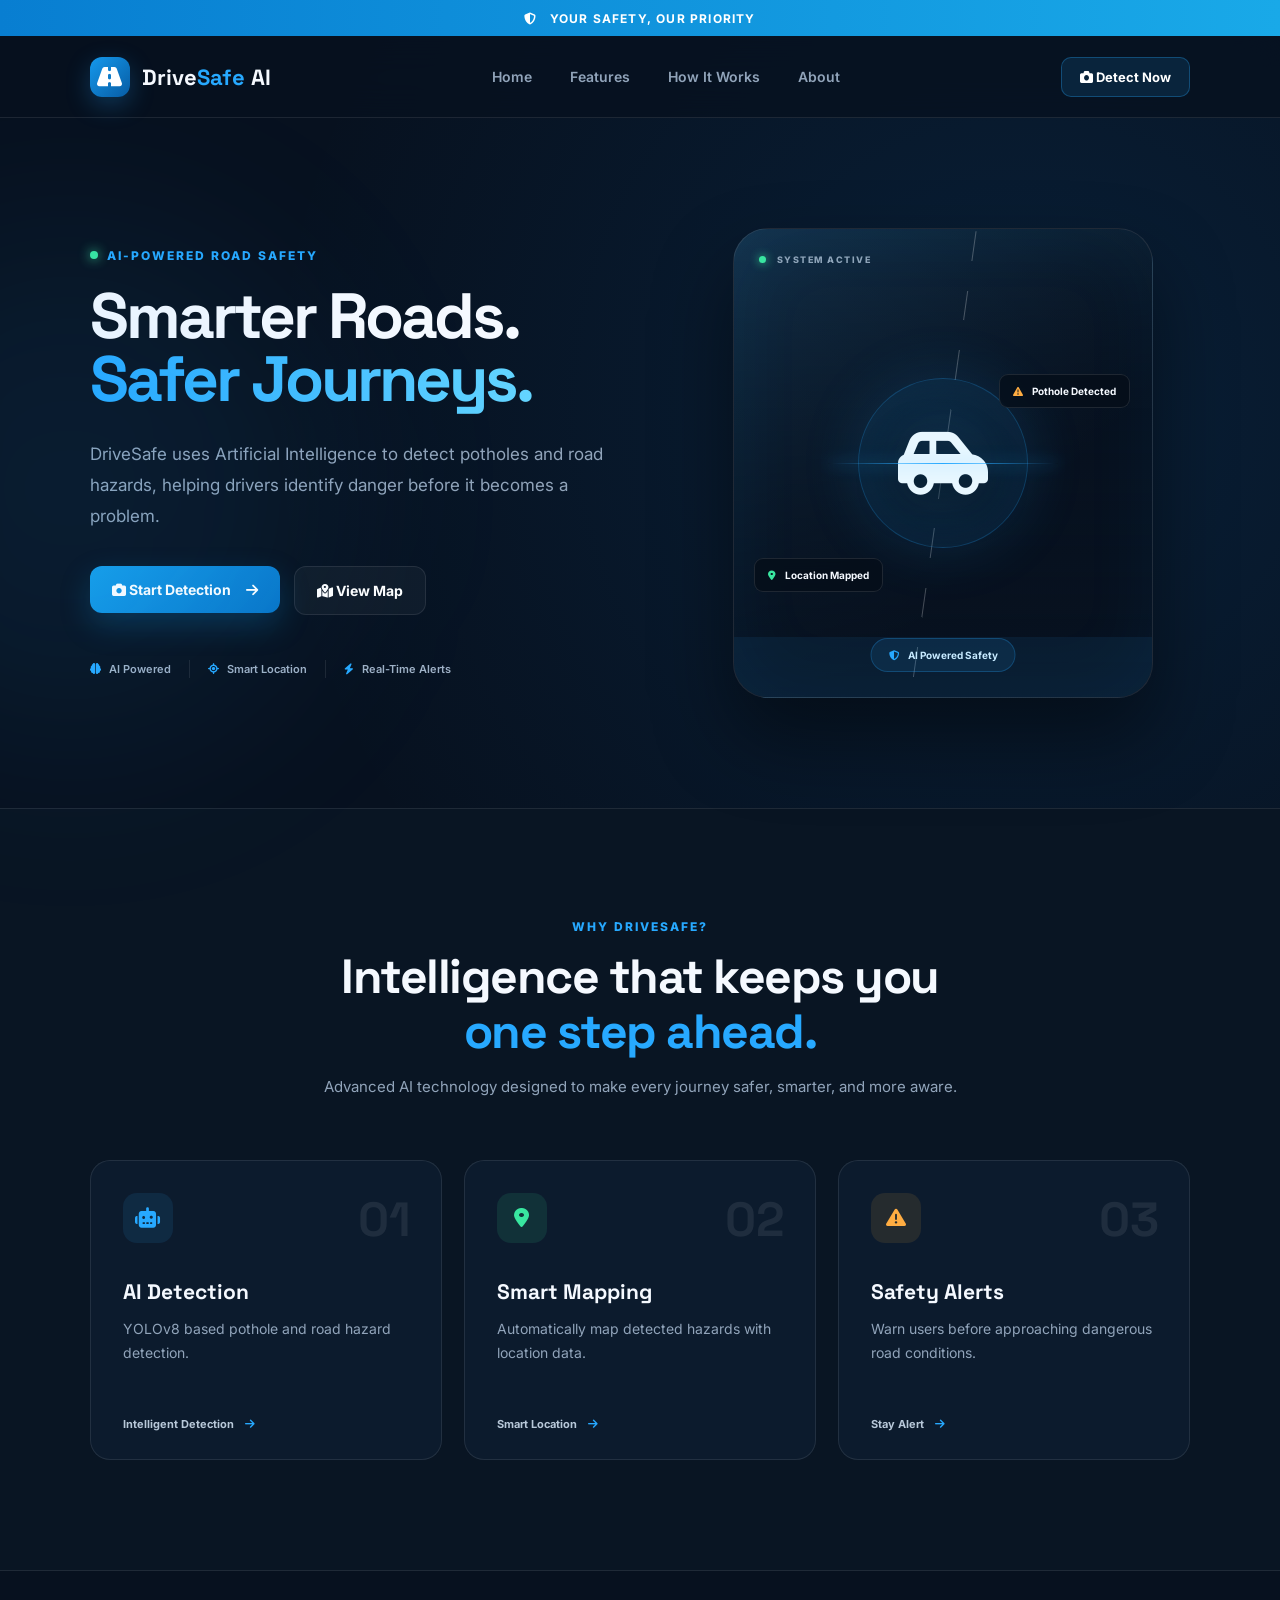
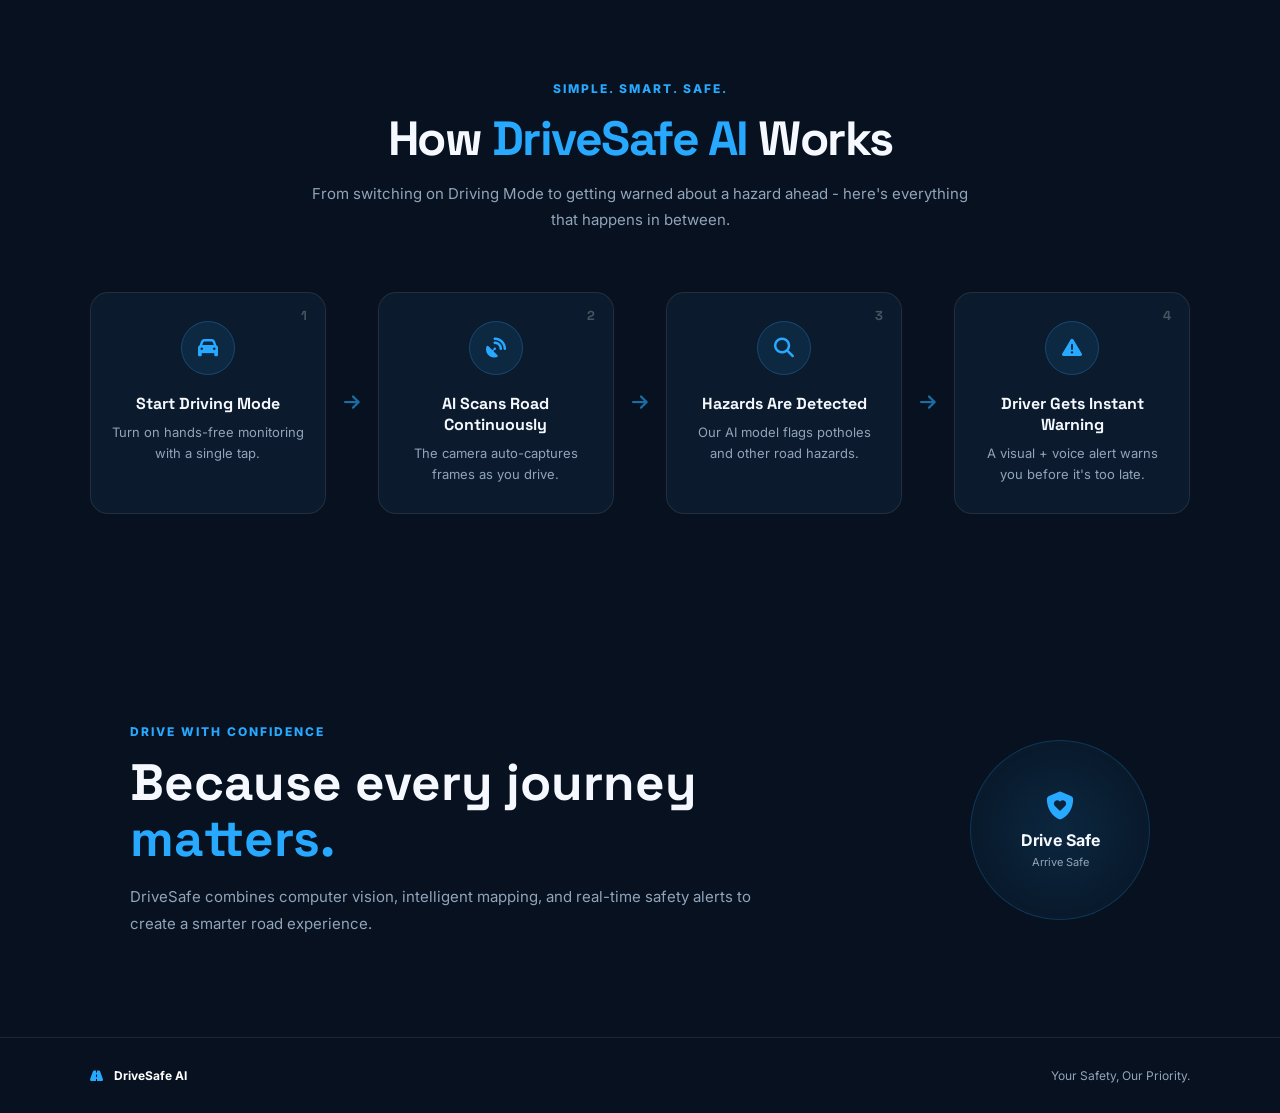
<file: Frontend/index.html>
<!doctype html>
<html lang="en">
  <head>
    <meta charset="UTF-8" />
    <meta name="viewport" content="width=device-width, initial-scale=1.0" />

    <title>DriveSafe AI</title>

    <link rel="stylesheet" href="style.css" />
    <link
      rel="stylesheet"
      href="https://cdnjs.cloudflare.com/ajax/libs/font-awesome/6.5.2/css/all.min.css"
    />
  </head>

  <body>
  

    <div class="top-bar">
      <span>
        <i class="fa-solid fa-shield-halved"></i>
        Your Safety, Our Priority
      </span>
    </div>

   

    <nav>
      <div class="logo">
        <div class="logo-icon">
          <i class="fa-solid fa-road"></i>
        </div>
        <span>Drive<span>Safe</span> AI</span>
      </div>

      <div class="nav-links">
        <a href="#home">Home</a>
        <a href="#features">Features</a>
        <a href="#how-it-works">How It Works</a>
        <a href="#about">About</a>
      </div>

      <a href="detection.html" class="nav-action">
        <i class="fa-solid fa-camera"></i>
        Detect Now
      </a>
    </nav>

   

    <section class="hero" id="home">
      <div class="hero-text">

        <div class="eyebrow">
          <span class="pulse"></span>
          AI-POWERED ROAD SAFETY
        </div>

        <h1>
          Smarter Roads.
          <br />
          <span>Safer Journeys.</span>
        </h1>

        <p>
          DriveSafe uses Artificial Intelligence to detect potholes and road
          hazards, helping drivers identify danger before it becomes a problem.
        </p>

        <div class="buttons">
          <a href="detection.html">
            <button class="primary">
              <i class="fa-solid fa-camera"></i>
              Start Detection
              <i class="fa-solid fa-arrow-right arrow"></i>
            </button>
          </a>
          <a href="map.html" style="text-decoration: none;">
          <button class="secondary">
            <i class="fa-solid fa-map-location-dot"></i>
            View Map
          </button>
        </a>
        </div>

        <div class="trust-row">
          <div class="trust-item">
            <i class="fa-solid fa-brain"></i>
            <span>AI Powered</span>
          </div>

          <div class="divider"></div>

          <div class="trust-item">
            <i class="fa-solid fa-location-crosshairs"></i>
            <span>Smart Location</span>
          </div>

          <div class="divider"></div>

          <div class="trust-item">
            <i class="fa-solid fa-bolt"></i>
            <span>Real-Time Alerts</span>
          </div>
        </div>
      </div>

   

      <div class="hero-image">

        <div class="glow"></div>

        <div class="road-card">
          

          <div class="status">
            <span class="status-dot"></span>
            SYSTEM ACTIVE
          </div>

          <div class="circle">
            <i class="fa-solid fa-car-side"></i>
          </div>

          <div class="scan-line"></div>

          <div class="detection-box box-one">
            <i class="fa-solid fa-triangle-exclamation"></i>
            <span>Pothole Detected</span>
          </div>

          <div class="detection-box box-two">
            <i class="fa-solid fa-location-dot"></i>
            <span>Location Mapped</span>
          </div>

          <div class="ai-tag">
            <i class="fa-solid fa-shield-halved"></i>
            AI Powered Safety
          </div>
        </div>
      </div>
    </section>

   
    <section class="features" id="features">

      <div class="section-heading">
        <div class="mini-label">WHY DRIVESAFE?</div>

        <h2>
          Intelligence that keeps you
          <span>one step ahead.</span>
        </h2>

        <p>
          Advanced AI technology designed to make every journey safer,
          smarter, and more aware.
        </p>
      </div>

      <div class="cards">

        <div class="card">
          <div class="card-icon blue">
            <i class="fa-solid fa-robot"></i>
          </div>

          <div class="card-number">01</div>

          <h3>AI Detection</h3>

          <p>
            YOLOv8 based pothole and road hazard detection.
          </p>

          <div class="card-link">
            Intelligent Detection
            <i class="fa-solid fa-arrow-right"></i>
          </div>
        </div>

        <div class="card">
          <div class="card-icon green">
            <i class="fa-solid fa-location-dot"></i>
          </div>

          <div class="card-number">02</div>

          <h3>Smart Mapping</h3>

          <p>
            Automatically map detected hazards with location data.
          </p>

          <div class="card-link">
            Smart Location
            <i class="fa-solid fa-arrow-right"></i>
          </div>
        </div>

        <div class="card">
          <div class="card-icon orange">
            <i class="fa-solid fa-triangle-exclamation"></i>
          </div>

          <div class="card-number">03</div>

          <h3>Safety Alerts</h3>

          <p>
            Warn users before approaching dangerous road conditions.
          </p>

          <div class="card-link">
            Stay Alert
            <i class="fa-solid fa-arrow-right"></i>
          </div>
        </div>

      </div>
    </section>

  

    <section class="how-it-works" id="how-it-works">

      <div class="section-heading">
        <div class="mini-label">SIMPLE. SMART. SAFE.</div>

        <h2>How <span>DriveSafe AI</span> Works</h2>

        <p>
          From switching on Driving Mode to getting warned about a hazard
          ahead - here's everything that happens in between.
        </p>
      </div>

      <div class="steps-flow">

        <div class="step-card">
          <div class="step-number">1</div>
          <div class="step-icon">
            <i class="fa-solid fa-car"></i>
          </div>
          <h3>Start Driving Mode</h3>
          <p>Turn on hands-free monitoring with a single tap.</p>
        </div>

        <div class="step-arrow">
          <i class="fa-solid fa-arrow-right"></i>
        </div>

        <div class="step-card">
          <div class="step-number">2</div>
          <div class="step-icon">
            <i class="fa-solid fa-satellite-dish"></i>
          </div>
          <h3>AI Scans Road Continuously</h3>
          <p>The camera auto-captures frames as you drive.</p>
        </div>

        <div class="step-arrow">
          <i class="fa-solid fa-arrow-right"></i>
        </div>

        <div class="step-card">
          <div class="step-number">3</div>
          <div class="step-icon">
            <i class="fa-solid fa-magnifying-glass"></i>
          </div>
          <h3>Hazards Are Detected</h3>
          <p>Our AI model flags potholes and other road hazards.</p>
        </div>

        <div class="step-arrow">
          <i class="fa-solid fa-arrow-right"></i>
        </div>

        <div class="step-card">
          <div class="step-number">4</div>
          <div class="step-icon">
            <i class="fa-solid fa-triangle-exclamation"></i>
          </div>
          <h3>Driver Gets Instant Warning</h3>
          <p>A visual + voice alert warns you before it's too late.</p>
        </div>

      </div>
    </section>

 

    <section class="about" id="about">
      <div class="about-content">
        <div class="mini-label">DRIVE WITH CONFIDENCE</div>

        <h2>
          Because every journey
          <span>matters.</span>
        </h2>

        <p>
          DriveSafe combines computer vision, intelligent mapping, and
          real-time safety alerts to create a smarter road experience.
        </p>
      </div>

      <div class="about-badge">
        <i class="fa-solid fa-shield-heart"></i>
        <strong>Drive Safe</strong>
        <span>Arrive Safe</span>
      </div>
    </section>

    <footer>
      <div class="footer-logo">
        <i class="fa-solid fa-road"></i>
        DriveSafe AI
      </div>

      <p>Your Safety, Our Priority.</p>
    </footer>

    <script src="app.js"></script>
  </body>
</html>
</file>
<file: Frontend/style.css>
@import url('https://fonts.googleapis.com/css2?family=Inter:wght@400;500;600;700;800&family=Space+Grotesk:wght@500;600;700&display=swap');

:root {
  --bg: #07111f;
  --bg-light: #0b1829;
  --card: rgba(15, 31, 50, 0.72);
  --white: #f5f9ff;
  --muted: #91a4ba;
  --blue: #27a9ff;
  --blue-dark: #087ed1;
  --green: #39e6a0;
  --orange: #ffad42;
  --border: rgba(255, 255, 255, 0.09);
}

* {
  margin: 0;
  padding: 0;
  box-sizing: border-box;
}

html {
  scroll-behavior: smooth;
}

body {
  font-family: "Inter", sans-serif;
  background:
    radial-gradient(circle at 80% 15%, rgba(20, 135, 230, 0.12), transparent 30%),
    var(--bg);
  color: var(--white);
  overflow-x: hidden;
}

/* TOP BAR */

.top-bar {
  height: 36px;
  display: flex;
  align-items: center;
  justify-content: center;
  background: linear-gradient(90deg, #087ed1, #19a9e8);
  color: white;
  font-size: 12px;
  font-weight: 700;
  letter-spacing: 1.2px;
  text-transform: uppercase;
}

.top-bar i {
  margin-right: 8px;
}



nav {
  height: 82px;
  padding: 0 7%;
  display: flex;
  align-items: center;
  justify-content: space-between;
  border-bottom: 1px solid var(--border);
  background: rgba(7, 17, 31, 0.78);
  backdrop-filter: blur(18px);
  position: sticky;
  top: 0;
  z-index: 100;
}

.logo {
  display: flex;
  align-items: center;
  gap: 12px;
  font-family: "Space Grotesk", sans-serif;
  font-size: 22px;
  font-weight: 700;
}

.logo span span {
  color: var(--blue);
}

.logo-icon {
  width: 40px;
  height: 40px;
  display: grid;
  place-items: center;
  border-radius: 12px;
  color: white;
  background: linear-gradient(135deg, #1599ec, #075ca4);
  box-shadow: 0 8px 25px rgba(39, 169, 255, 0.25);
}

.nav-links {
  display: flex;
  gap: 38px;
}

.nav-links a {
  color: var(--muted);
  text-decoration: none;
  font-size: 14px;
  font-weight: 600;
  transition: 0.25s;
}

.nav-links a:hover {
  color: white;
}

.nav-action {
  text-decoration: none;
  color: white;
  background: rgba(39, 169, 255, 0.12);
  border: 1px solid rgba(39, 169, 255, 0.3);
  padding: 11px 18px;
  border-radius: 10px;
  font-size: 13px;
  font-weight: 700;
  transition: 0.25s;
}

.nav-action:hover {
  background: var(--blue);
  transform: translateY(-2px);
}



.hero {
  min-height: 690px;
  padding: 80px 7%;
  display: grid;
  grid-template-columns: 1.05fr 0.95fr;
  align-items: center;
  gap: 60px;
  position: relative;
}

.hero::before {
  content: "";
  position: absolute;
  width: 500px;
  height: 500px;
  background: rgba(39, 169, 255, 0.08);
  filter: blur(100px);
  border-radius: 50%;
  left: -180px;
  top: 120px;
  pointer-events: none;
}

.eyebrow,
.mini-label {
  color: var(--blue);
  font-size: 12px;
  font-weight: 800;
  letter-spacing: 2px;
}

.eyebrow {
  display: flex;
  align-items: center;
  gap: 9px;
  margin-bottom: 22px;
}

.pulse {
  width: 8px;
  height: 8px;
  background: var(--green);
  border-radius: 50%;
  box-shadow: 0 0 12px var(--green);
}

.hero h1 {
  font-family: "Space Grotesk", sans-serif;
  font-size: clamp(48px, 5vw, 76px);
  line-height: 0.99;
  letter-spacing: -3px;
  margin-bottom: 28px;
}

.hero h1 span {
  color: transparent;
  background: linear-gradient(90deg, #27a9ff, #64d5ff);
  background-clip: text;
  -webkit-background-clip: text;
}

.hero-text > p {
  max-width: 590px;
  color: var(--muted);
  font-size: 17px;
  line-height: 1.8;
  margin-bottom: 35px;
}



.buttons {
  display: flex;
  gap: 14px;
  flex-wrap: wrap;
}

.buttons a {
  text-decoration: none;
}

button {
  font-family: inherit;
  cursor: pointer;
}

.primary,
.secondary {
  border-radius: 12px;
  padding: 15px 22px;
  font-size: 14px;
  font-weight: 700;
  transition: 0.25s;
}

.primary {
  color: white;
  border: none;
  background: linear-gradient(135deg, #159de9, #0875c7);
  box-shadow: 0 12px 30px rgba(13, 139, 216, 0.25);
}

.primary:hover {
  transform: translateY(-3px);
  box-shadow: 0 16px 35px rgba(13, 139, 216, 0.4);
}

.primary .arrow {
  margin-left: 12px;
}

.secondary {
  color: white;
  background: rgba(255, 255, 255, 0.04);
  border: 1px solid var(--border);
}

.secondary:hover {
  background: rgba(255, 255, 255, 0.09);
  transform: translateY(-3px);
}



.trust-row {
  display: flex;
  align-items: center;
  gap: 18px;
  margin-top: 45px;
}

.trust-item {
  display: flex;
  align-items: center;
  gap: 8px;
  color: #9fb1c6;
  font-size: 11px;
  font-weight: 600;
}

.trust-item i {
  color: var(--blue);
}

.divider {
  height: 18px;
  width: 1px;
  background: var(--border);
}



.hero-image {
  display: flex;
  justify-content: center;
  position: relative;
}

.road-card {
  width: 420px;
  height: 470px;
  border-radius: 35px;
  position: relative;
  overflow: hidden;
  display: flex;
  justify-content: center;
  align-items: center;
  background:
    linear-gradient(rgba(7, 17, 31, 0.25), rgba(7, 17, 31, 0.9)),
    linear-gradient(135deg, #173b58, #07111f 65%);
  border: 1px solid rgba(255, 255, 255, 0.1);
  box-shadow:
    0 40px 80px rgba(0, 0, 0, 0.45),
    inset 0 0 80px rgba(39, 169, 255, 0.06);
}

.road-card::before {
  content: "";
  position: absolute;
  width: 1px;
  height: 100%;
  background: repeating-linear-gradient(
    to bottom,
    rgba(255,255,255,0.25) 0 30px,
    transparent 30px 60px
  );
  left: 50%;
  top: 0;
  transform: rotate(8deg);
}

.road-card::after {
  content: "";
  position: absolute;
  width: 150%;
  height: 130px;
  bottom: -50px;
  left: -25%;
  background: rgba(39, 169, 255, 0.08);
  transform: perspective(200px) rotateX(35deg);
}

.status {
  position: absolute;
  top: 25px;
  left: 25px;
  font-size: 9px;
  letter-spacing: 1.5px;
  color: #8ea4b9;
  font-weight: 800;
}

.status-dot {
  display: inline-block;
  width: 7px;
  height: 7px;
  margin-right: 7px;
  border-radius: 50%;
  background: var(--green);
  box-shadow: 0 0 10px var(--green);
}

.circle {
  width: 170px;
  height: 170px;
  display: grid;
  place-items: center;
  border-radius: 50%;
  background: radial-gradient(
    circle,
    rgba(39, 169, 255, 0.2),
    rgba(39, 169, 255, 0.02)
  );
  border: 1px solid rgba(39, 169, 255, 0.25);
  box-shadow:
    0 0 60px rgba(39, 169, 255, 0.15),
    inset 0 0 40px rgba(39, 169, 255, 0.08);
  z-index: 2;
}

.circle i {
  font-size: 72px;
  color: #e8f7ff;
  filter: drop-shadow(0 10px 20px rgba(0,0,0,0.4));
}

.scan-line {
  position: absolute;
  width: 230px;
  height: 1px;
  background: linear-gradient(
    90deg,
    transparent,
    var(--blue),
    transparent
  );
  box-shadow: 0 0 15px var(--blue);
  animation: scan 3s infinite ease-in-out;
  z-index: 4;
}

@keyframes scan {
  0%, 100% {
    transform: translateY(-100px);
  }
  50% {
    transform: translateY(100px);
  }
}

.detection-box {
  position: absolute;
  z-index: 5;
  display: flex;
  align-items: center;
  gap: 9px;
  padding: 10px 13px;
  border-radius: 9px;
  background: rgba(5, 14, 25, 0.8);
  backdrop-filter: blur(10px);
  border: 1px solid rgba(255,255,255,0.1);
  font-size: 10px;
  font-weight: 700;
}

.detection-box i {
  color: var(--orange);
}

.box-one {
  top: 145px;
  right: 22px;
}

.box-two {
  bottom: 105px;
  left: 20px;
}

.box-two i {
  color: var(--green);
}

.ai-tag {
  position: absolute;
  bottom: 25px;
  left: 50%;
  transform: translateX(-50%);
  z-index: 10;
  white-space: nowrap;
  padding: 10px 17px;
  border-radius: 30px;
  background: rgba(39, 169, 255, 0.1);
  border: 1px solid rgba(39, 169, 255, 0.25);
  color: #c7eaff;
  font-size: 10px;
  font-weight: 700;
}

.ai-tag i {
  color: var(--blue);
  margin-right: 7px;
}



.features {
  padding: 110px 7%;
  background: #091523;
  border-top: 1px solid var(--border);
  border-bottom: 1px solid var(--border);
}

.section-heading {
  max-width: 680px;
  margin: 0 auto 60px;
  text-align: center;
}

.section-heading h2 {
  font-family: "Space Grotesk", sans-serif;
  font-size: clamp(32px, 4vw, 48px);
  line-height: 1.15;
  margin: 15px 0;
  letter-spacing: -1.5px;
}

.section-heading h2 span {
  color: var(--blue);
}

.section-heading p {
  color: var(--muted);
  line-height: 1.7;
  font-size: 15px;
}

.cards {
  display: grid;
  grid-template-columns: repeat(3, 1fr);
  gap: 22px;
  max-width: 1150px;
  margin: auto;
}

.card {
  position: relative;
  padding: 32px;
  min-height: 300px;
  border: 1px solid var(--border);
  border-radius: 20px;
  background: var(--card);
  backdrop-filter: blur(15px);
  overflow: hidden;
  transition: 0.3s;
}

.card:hover {
  transform: translateY(-8px);
  border-color: rgba(39, 169, 255, 0.3);
  box-shadow: 0 25px 50px rgba(0,0,0,0.25);
}

.card-icon {
  width: 50px;
  height: 50px;
  display: grid;
  place-items: center;
  border-radius: 14px;
  font-size: 20px;
  margin-bottom: 35px;
}

.blue {
  color: var(--blue);
  background: rgba(39, 169, 255, 0.1);
}

.green {
  color: var(--green);
  background: rgba(57, 230, 160, 0.1);
}

.orange {
  color: var(--orange);
  background: rgba(255, 173, 66, 0.1);
}

.card-number {
  position: absolute;
  top: 28px;
  right: 30px;
  color: rgba(255,255,255,0.08);
  font-family: "Space Grotesk", sans-serif;
  font-size: 48px;
  font-weight: 700;
}

.card h3 {
  font-family: "Space Grotesk", sans-serif;
  font-size: 21px;
  margin-bottom: 12px;
}

.card p {
  color: var(--muted);
  font-size: 14px;
  line-height: 1.7;
}

.card-link {
  position: absolute;
  bottom: 28px;
  color: #b8c8d9;
  font-size: 11px;
  font-weight: 700;
}

.card-link i {
  margin-left: 8px;
  color: var(--blue);
}

/* HOW IT WORKS */

.how-it-works {
  padding: 110px 7%;
  position: relative;
}

.steps-flow {
  display: flex;
  align-items: stretch;
  justify-content: center;
  flex-wrap: wrap;
  gap: 18px;
  max-width: 1200px;
  margin: auto;
}

.step-card {
  position: relative;
  flex: 1 1 220px;
  max-width: 250px;
  padding: 28px 20px;
  text-align: center;
  border: 1px solid var(--border);
  border-radius: 18px;
  background: var(--card);
  backdrop-filter: blur(15px);
  transition: 0.3s;
}

.step-card:hover {
  transform: translateY(-6px);
  border-color: rgba(39, 169, 255, 0.3);
  box-shadow: 0 20px 40px rgba(0, 0, 0, 0.25);
}

.step-number {
  position: absolute;
  top: 14px;
  right: 18px;
  font-family: "Space Grotesk", sans-serif;
  font-size: 13px;
  font-weight: 800;
  color: rgba(255, 255, 255, 0.25);
}

.step-icon {
  width: 54px;
  height: 54px;
  margin: 0 auto 18px;
  display: grid;
  place-items: center;
  border-radius: 50%;
  font-size: 20px;
  color: var(--blue);
  background: rgba(39, 169, 255, 0.1);
  border: 1px solid rgba(39, 169, 255, 0.25);
}

.step-card h3 {
  font-family: "Space Grotesk", sans-serif;
  font-size: 16px;
  margin-bottom: 8px;
}

.step-card p {
  color: var(--muted);
  font-size: 13px;
  line-height: 1.6;
}

.step-arrow {
  display: flex;
  align-items: center;
  justify-content: center;
  color: var(--blue);
  font-size: 18px;
  opacity: 0.6;
}


.about {
  padding: 100px 7%;
  display: flex;
  justify-content: space-between;
  align-items: center;
  gap: 50px;
  max-width: 1200px;
  margin: auto;
}

.about-content {
  max-width: 650px;
}

.about h2 {
  font-family: "Space Grotesk", sans-serif;
  font-size: clamp(34px, 4vw, 52px);
  line-height: 1.1;
  margin: 16px 0;
}

.about h2 span {
  color: var(--blue);
}

.about p {
  color: var(--muted);
  line-height: 1.8;
  font-size: 15px;
}

.about-badge {
  min-width: 180px;
  height: 180px;
  display: flex;
  flex-direction: column;
  align-items: center;
  justify-content: center;
  border-radius: 50%;
  background: radial-gradient(
    circle,
    rgba(39, 169, 255, 0.15),
    rgba(39, 169, 255, 0.02)
  );
  border: 1px solid rgba(39, 169, 255, 0.2);
}

.about-badge i {
  color: var(--blue);
  font-size: 28px;
  margin-bottom: 10px;
}

.about-badge strong {
  font-size: 16px;
}

.about-badge span {
  color: var(--muted);
  font-size: 11px;
  margin-top: 5px;
}


footer {
  padding: 30px 7%;
  border-top: 1px solid var(--border);
  display: flex;
  justify-content: space-between;
  align-items: center;
  color: var(--muted);
  font-size: 12px;
}

.footer-logo {
  color: white;
  font-weight: 700;
}

.footer-logo i {
  color: var(--blue);
  margin-right: 7px;
}



@media (max-width: 900px) {
  nav {
    padding: 0 5%;
  }

  .nav-links {
    display: none;
  }

  .hero {
    grid-template-columns: 1fr;
    padding: 70px 6%;
    text-align: center;
  }

  .eyebrow,
  .trust-row {
    justify-content: center;
  }

  .hero-text > p {
    margin-left: auto;
    margin-right: auto;
  }

  .buttons {
    justify-content: center;
  }

  .cards {
    grid-template-columns: 1fr;
    max-width: 500px;
  }

  .about {
    flex-direction: column;
    text-align: center;
  }

  .steps-flow {
    flex-direction: column;
    align-items: center;
  }

  .step-card {
    max-width: 320px;
    width: 100%;
  }

  .step-arrow {
    transform: rotate(90deg);
  }
}

@media (max-width: 550px) {
  .top-bar {
    font-size: 10px;
  }

  .nav-action {
    display: none;
  }

  .hero h1 {
    font-size: 48px;
    letter-spacing: -2px;
  }

  .road-card {
    width: 100%;
    max-width: 360px;
    height: 410px;
  }

  .trust-row {
    flex-wrap: wrap;
    gap: 12px;
  }

  .divider {
    display: none;
  }

  .features,
  .how-it-works {
    padding: 80px 6%;
  }

  footer {
    flex-direction: column;
    gap: 10px;
  }
}
</file>
